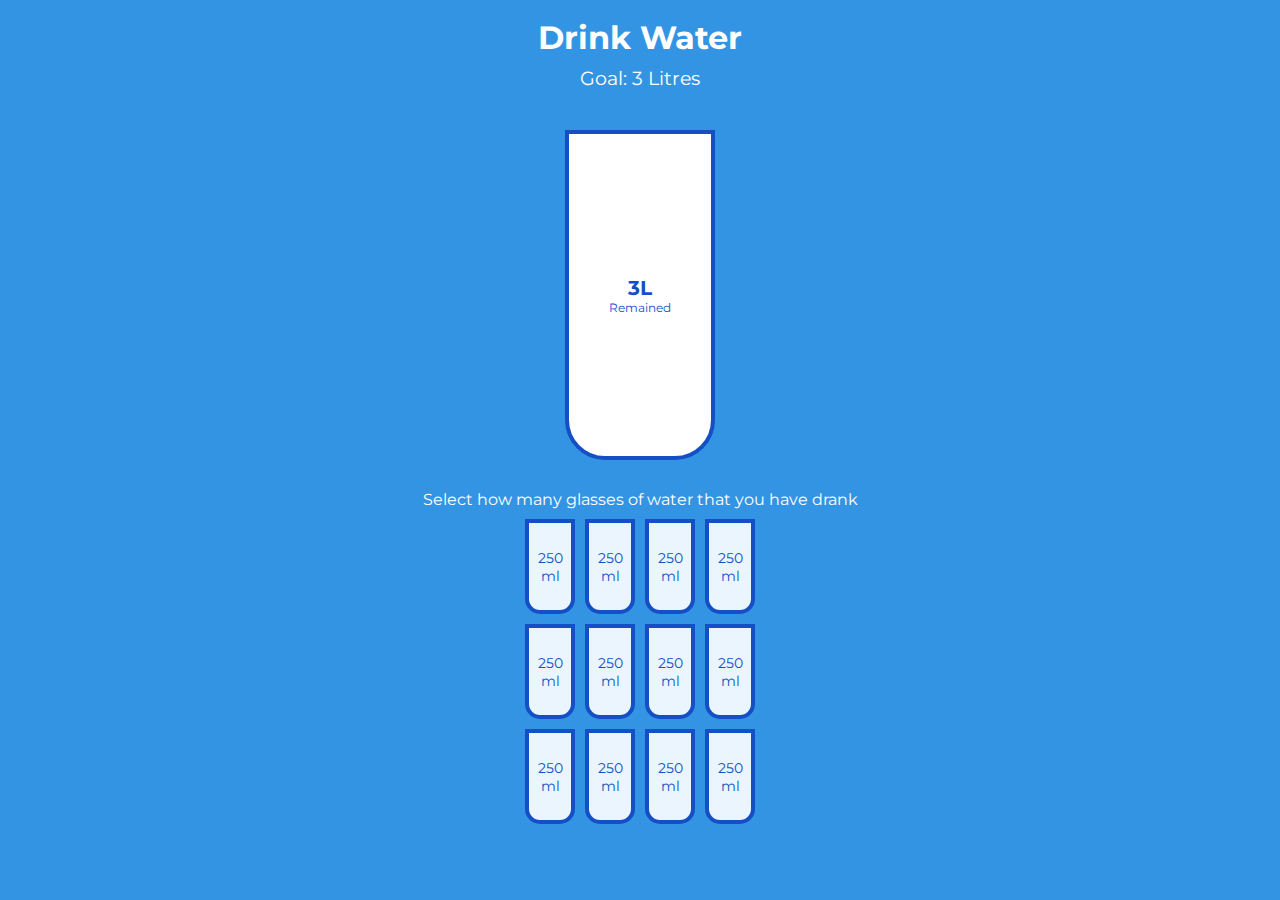
<file: Drink-Water/HTML/index.html>
<!-- Author: Kyan Keise -->
<!-- Date: 29/12/2022 -->
<!-- Title: Drink Water App -->

<!-- Comment line -->

<!-- # is alt + 3 -->

<!-- Shortcut cmd + d = replace all -->

<!-- Shortcut ex. section. creates new class/tag -->

<!-- Shortcut ex. .div creates new div -->

<!-- Comment shortcut cmd + / -->

<!-- Source shortcut script + : -->

<!-- Paste short cut shift + alt + down -->

<!DOCTYPE html>
<html lang="en">
  <head>
    <meta charset="UTF-8" />
    <meta name="viewport" content="width=device-width, initial-scale=1.0" />
    <meta http-equiv="X-UA-Compatible" content="ie=edge" />
    <link
      rel="stylesheet"
      href="https://cdnjs.cloudflare.com/ajax/libs/font-awesome/6.2.1/css/all.min.css"
      integrity="sha512-MV7K8+y+gLIBoVD59lQIYicR65iaqukzvf/nwasF0nqhPay5w/9lJmVM2hMDcnK1OnMGCdVK+iQrJ7lzPJQd1w=="
      crossorigin="anonymous"
      referrerpolicy="no-referrer"
    />
    <link rel="stylesheet" href="css/style.css" />
    <title>Drink Water</title>
  </head>

  <body>
    <h1>Drink Water</h1>
    <h3>Goal: 3 Litres</h3>

    <div class="cup">
      <div class="remained" id="remained">
        <span id="litres"></span>
        <small>Remained</small>
      </div>

      <div class="percentage" id="percentage"></div>
    </div>

    <p class="text">Select how many glasses of water that you have drank</p>

    <div class="cups">
      <div class="cup cup-small">250 ml</div>
      <div class="cup cup-small">250 ml</div>
      <div class="cup cup-small">250 ml</div>
      <div class="cup cup-small">250 ml</div>
      <div class="cup cup-small">250 ml</div>
      <div class="cup cup-small">250 ml</div>
      <div class="cup cup-small">250 ml</div>
      <div class="cup cup-small">250 ml</div>
      <div class="cup cup-small">250 ml</div>
      <div class="cup cup-small">250 ml</div>
      <div class="cup cup-small">250 ml</div>
      <div class="cup cup-small">250 ml</div>
    </div>

    <script src="js/app.js"></script>
  </body>
</html>
</file>
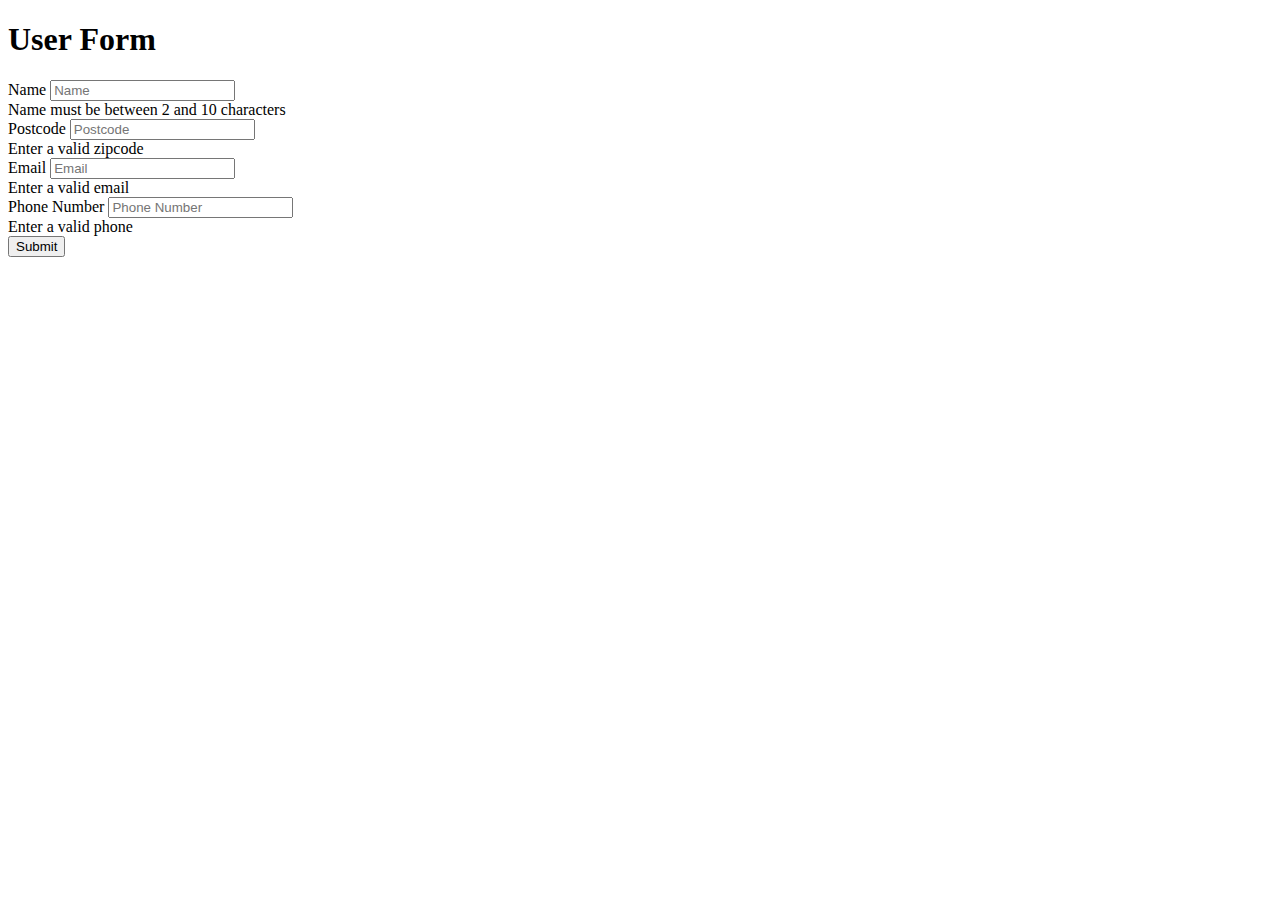
<file: user_form/html/index.html>
<!-- 
Name: Kyan Keise
Date: 21/12/2022
Title: Form validation for contact form
-->

<!DOCTYPE html>
<html lang="en">
  <head>
    <title>User Form</title>
    <!-- Required meta tags -->
    <meta charset="utf-8" />
    <meta
      name="viewport"
      content="width=device-width, initial-scale=1, shrink-to-fit=no"
    />

    <!-- Bootstrap CSS -->
    <link
      rel="stylesheet"
      href="https://maxcdn.bootstrapcdn.com/bootstrap/4.0.0-beta.2/css/bootstrap.min.css"
      integrity="sha384-PsH8R72JQ3SOdhVi3uxftmaW6Vc51MKb0q5P2rRUpPvrszuE4W1povHYgTpBfshb"
      crossorigin="anonymous"
    />
  </head>

  <body>
    <div class="container">
      <div class="row">
        <div class="col-md-6 mx-auto">
          <h1>User Form</h1>
          <form>
            <div class="form-group">
              <label>Name</label>
              <input
                type="text"
                class="form-control"
                id="name"
                placeholder="Name"
              />
              <div class="invalid-feedback">
                Name must be between 2 and 10 characters
              </div>
            </div>
            <div class="form-group">
              <label>Postcode</label>
              <input
                type="text"
                class="form-control"
                id="post"
                placeholder="Postcode"
              />
              <div class="invalid-feedback">Enter a valid zipcode</div>
            </div>
            <div class="form-group">
              <label>Email</label>
              <input
                type="text"
                class="form-control"
                id="email"
                placeholder="Email"
              />
              <div class="invalid-feedback">Enter a valid email</div>
            </div>
            <div class="form-group">
              <label>Phone Number</label>
              <input
                type="text"
                class="form-control"
                id="phone"
                placeholder="Phone Number"
              />
              <div class="invalid-feedback">Enter a valid phone</div>
            </div>
            <input
              type="submit"
              value="Submit"
              class="btn btn-primary btn-block"
            />
          </form>
        </div>
      </div>
    </div>

    <!-- Optional JavaScript -->
    <!-- jQuery first, then Popper.js, then Bootstrap JS -->
    <script
      src="https://code.jquery.com/jquery-3.2.1.slim.min.js"
      integrity="sha384-KJ3o2DKtIkvYIK3UENzmM7KCkRr/rE9/Qpg6aAZGJwFDMVNA/GpGFF93hXpG5KkN"
      crossorigin="anonymous"
    ></script>
    <script
      src="https://cdnjs.cloudflare.com/ajax/libs/popper.js/1.12.3/umd/popper.min.js"
      integrity="sha384-vFJXuSJphROIrBnz7yo7oB41mKfc8JzQZiCq4NCceLEaO4IHwicKwpJf9c9IpFgh"
      crossorigin="anonymous"
    ></script>
    <script
      src="https://maxcdn.bootstrapcdn.com/bootstrap/4.0.0-beta.2/js/bootstrap.min.js"
      integrity="sha384-alpBpkh1PFOepccYVYDB4do5UnbKysX5WZXm3XxPqe5iKTfUKjNkCk9SaVuEZflJ"
      crossorigin="anonymous"
    ></script>
    <script src="js/app.js"></script>
  </body>
</html>
</file>
<file: Drink-Water/HTML/css/style.css>
/* Author: Kyan Keise  
 Date: 29/12/2022 
Title: Drink Water App */

/* A <div> section in a document that is styled with CSS: */

/* The class attribute is often used to point to a class name in a style sheet. It can also be used by a JavaScript to access and manipulate elements with the specific class name. */

/* The <ul> HTML element represents an unordered list of items, typically rendered as a bulleted list */

/* The <li> HTML element is used to represent an item in a list. It must be contained in a parent element: an ordered list ( <ol> ), an unordered list ( <ul> ), or a menu ( <menu> ). In menus and unordered lists, list items are usually displayed using bullet points. */

/* The <a> tag defines a hyperlink, which is used to link from one page to another.*/

/* Basic CSS Style */

/* Font style import */

@import url("https://fonts.googleapis.com/css2?family=Montserrat:400,600&display=swap");

/* Standard layout style */

:root {
  --border-color: #144fc6;
  --fill-color: #6ab3f8;
}

* {
  box-sizing: border-box;
}

body {
  background-color: #3494e4;
  color: #fff;
  font-family: "Montserrat", sans-serif;
  display: flex;
  flex-direction: column;
  align-items: center;
  margin-bottom: 40px;
}

h1 {
  margin: 10px 0 0;
}

h3 {
  font-weight: 400;
  margin: 10px 0;
}

.cup {
  background-color: #fff;
  border: 4px solid var(--border-color);
  color: var(--border-color);
  border-radius: 0 0 40px 40px;
  height: 330px;
  width: 150px;
  margin: 30px 0;
  display: flex;
  flex-direction: column;
  overflow: hidden;
}

.cup.cup-small {
  width: 50px;
  height: 95px;
  border-radius: 0 0 15px 15px;
  background-color: rgba(255, 255, 255, 0.9);
  cursor: pointer;
  font-size: 14px;
  align-items: center;
  justify-content: center;
  text-align: center;
  margin: 5px;
  transition: 0.3s ease;
}

.cup.cup-small.full {
  background-color: var(--fill-color);
  color: #fff;
}

.remained {
  display: flex;
  flex-direction: column;
  align-items: center;
  justify-content: center;
  text-align: center;
  flex: 1;
  transition: 0.3s ease;
}

.remained span {
  font-size: 20px;
  font-weight: bold;
}

.remained small {
  font-size: 12px;
}

.percentage {
  background-color: var(--fill-color);
  display: flex;
  align-items: center;
  justify-content: center;
  font-weight: bold;
  font-size: 30px;
  height: 0;
  transition: 0.3s ease;
}

.text {
  text-align: center;
  margin: 0 0 5px;
}

.cups {
  display: flex;
  flex-wrap: wrap;
  align-items: center;
  justify-content: center;
  width: 280px;
}
</file>
